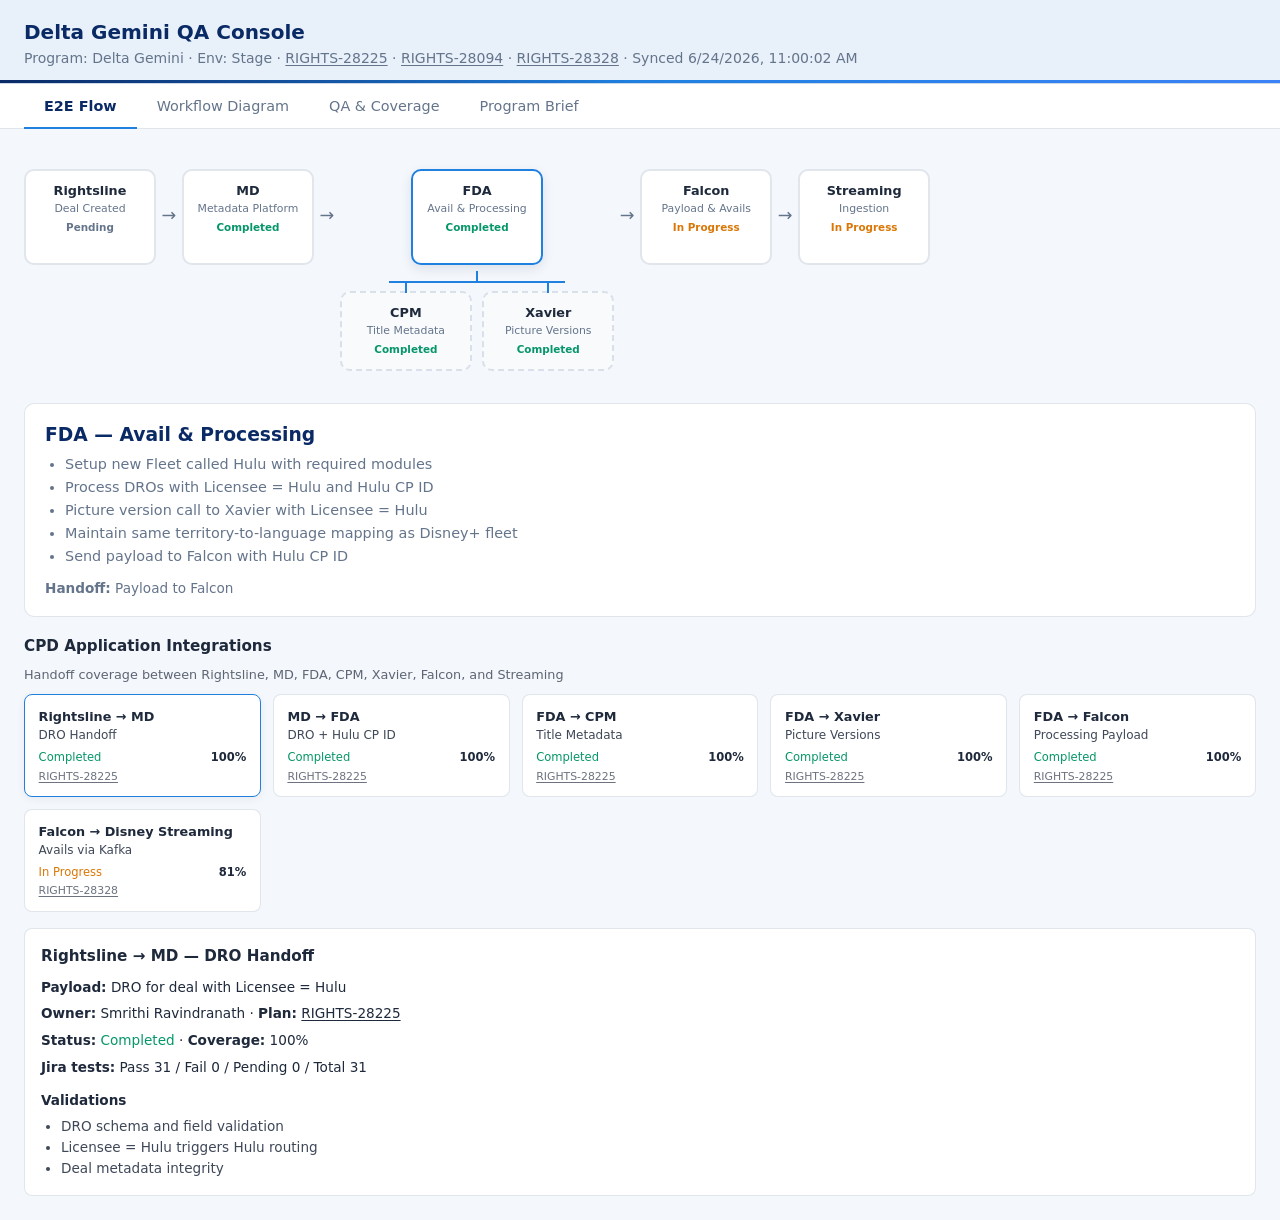
<file: index.html>
<!DOCTYPE html>
<html lang="en">
<head>
  <meta charset="UTF-8">
  <meta name="viewport" content="width=device-width, initial-scale=1.0">
  <title>Delta Gemini QA Console| Delta Gemini QA</title>
  <style>
    :root {
      --card: var(--disney-surface);
      --teal: var(--disney-blue-mid);
      --teal-light: var(--disney-blue-soft);
      --border: var(--disney-border);
    }
    * { box-sizing: border-box; margin: 0; padding: 0; }
    header { background: var(--surface); border-bottom: 1px solid var(--border); padding: 1rem 1.5rem; display: flex; justify-content: space-between; align-items: center; flex-wrap: wrap; gap: 0.75rem; }
    header h1 { font-size: 1.25rem; font-weight: 600; color: var(--disney-blue); }
    header span { color: var(--muted); font-size: 0.875rem; }
    .hub { font-size: 0.8rem; color: var(--accent); text-decoration: none; }
    .tabs { display: flex; gap: 0; background: var(--surface); border-bottom: 1px solid var(--border); padding: 0 1.5rem; }
    .tabs button { background: none; border: none; padding: 0.85rem 1.25rem; cursor: pointer; color: var(--muted); font-size: 0.9rem; border-bottom: 2px solid transparent; margin-bottom: -1px; font-family: inherit; }
    .tabs button.active { color: var(--disney-blue); border-bottom-color: var(--accent); font-weight: 600; }
    main { max-width: 1200px; margin: 0 auto; padding: 1.5rem; min-width: 0; }
    main:has(.wf-diagram-panel) { max-width: 1280px; }
    .wf-diagram-panel { min-width: 0; overflow: visible; }
    .panel { display: none; } .panel.active { display: block; }
    .flow-canvas { overflow-x: auto; padding: 1rem 0; }
    .flow-main-lane { display: flex; align-items: flex-start; gap: 0.35rem; min-width: min-content; }
    .flow-node, .flow-branch-node {
      width: 132px; min-width: 132px; max-width: 132px; min-height: 96px;
      background: var(--surface); border: 2px solid var(--border); border-radius: 10px;
      padding: 0.75rem 0.5rem; cursor: pointer; transition: box-shadow 0.15s; text-align: center;
    }
    .flow-branch-node { background: #f8fafc; border-style: dashed; min-height: 80px; position: relative; }
    .flow-node:hover, .flow-node.selected, .flow-branch-node:hover, .flow-branch-node.selected {
      box-shadow: 0 4px 12px rgba(10, 42, 102, 0.1); border-color: var(--accent);
    }
    .flow-node h3, .flow-branch-node h3 { font-size: 0.8rem; margin-bottom: 0.2rem; line-height: 1.2; }
    .flow-node p, .flow-branch-node p { font-size: 0.68rem; color: var(--muted); line-height: 1.3; }
    .flow-node .st, .flow-branch-node .st { font-size: 0.65rem; margin-top: 0.35rem; font-weight: 600; }
    .flow-arrow { align-self: flex-start; color: var(--muted); font-size: 1.1rem; flex-shrink: 0; margin-top: 2.25rem; }
    .flow-fda-cluster { display: flex; flex-direction: column; align-items: center; flex-shrink: 0; }
    .flow-branch-rail { width: 100%; padding-top: 0.35rem; }
    .flow-branch-connector {
      position: relative; height: 18px; width: 100%; margin-bottom: 0.15rem;
    }
    .flow-branch-connector::before {
      content: ""; position: absolute; top: 0; left: 50%; width: 2px; height: 10px;
      background: var(--accent); transform: translateX(-50%);
    }
    .flow-branch-connector::after {
      content: ""; position: absolute; top: 10px; left: 18%; right: 18%; height: 2px;
      background: var(--accent);
    }
    .flow-branches { display: flex; gap: 0.65rem; justify-content: center; }
    .flow-branch-node::before {
      content: ""; position: absolute; top: -10px; left: 50%; width: 2px; height: 10px;
      background: var(--accent); transform: translateX(-50%);
    }
    .detail-panel { background: var(--surface); border: 1px solid var(--border); border-radius: 10px; padding: 1.25rem; margin-top: 1rem; min-height: 120px; }
    .detail-panel h3 { margin-bottom: 0.5rem; color: var(--disney-blue); }
    .detail-panel ul { margin-left: 1.25rem; font-size: 0.9rem; line-height: 1.6; color: var(--muted); }
    .kpi-row { display: grid; grid-template-columns: repeat(auto-fit, minmax(140px, 1fr)); gap: 1rem; margin-bottom: 1.5rem; }
    .kpi { background: var(--surface); border: 1px solid var(--border); border-radius: 10px; padding: 1rem; text-align: center; }
    .kpi .val { font-size: 1.5rem; font-weight: 700; color: var(--disney-blue); }
    .kpi .lbl { font-size: 0.75rem; color: var(--muted); margin-top: 0.25rem; }
    .plan-cards { display: grid; grid-template-columns: repeat(auto-fit, minmax(280px, 1fr)); gap: 1rem; margin-bottom: 1.5rem; }
    .plan-card { background: var(--surface); border: 1px solid var(--border); border-radius: 10px; padding: 1.25rem; }
    .plan-card h3 { font-size: 1rem; margin-bottom: 0.25rem; }
    .plan-card .id { color: var(--accent); font-size: 0.85rem; font-weight: 600; }
    .matrix-wrap { overflow-x: auto; background: var(--surface); border: 1px solid var(--border); border-radius: 10px; }
    table.matrix { width: 100%; border-collapse: collapse; font-size: 0.8rem; }
    table.matrix th, table.matrix td { padding: 0.6rem 0.5rem; border: 1px solid var(--border); text-align: center; }
    table.matrix th { background: var(--accent-soft); font-weight: 600; color: var(--disney-blue); }
    table.matrix td:first-child { text-align: left; font-weight: 500; background: #f8fafc; }
    .ops-grid { display: grid; gap: 1rem; }
    .ops-card { background: var(--surface); border: 1px solid var(--border); border-radius: 10px; padding: 1.25rem; }
    .ops-card h3 { margin-bottom: 0.75rem; font-size: 1rem; color: var(--disney-blue); }
    .compare { width: 100%; border-collapse: collapse; font-size: 0.85rem; }
    .compare th, .compare td { padding: 0.5rem 0.75rem; border: 1px solid var(--border); text-align: left; }
    .risk-list li { margin-left: 1.25rem; margin-bottom: 0.35rem; font-size: 0.9rem; color: var(--muted); }
  </style>
  <link rel="stylesheet" href="shared/disney-theme.css">
  <link rel="stylesheet" href="shared/option-layout.css">
  <link rel="stylesheet" href="shared/integration.css">
  <link rel="stylesheet" href="shared/jira.css">
  <link rel="stylesheet" href="shared/workflow-diagram.css">
</head>
<body>
  <header class="disney-header">
    <div>
      <h1>Delta Gemini QA Console</h1>
      <span>Program: Delta Gemini · Env: Stage · <span id="jira-meta"></span></span>
    </div>
  </header>
  <nav class="tabs disney-tabs" id="tabs">
    <button class="active" data-tab="flow">E2E Flow</button>
    <button data-tab="diagram">Workflow Diagram</button>
    <button data-tab="qa">QA &amp; Coverage</button>
    <button data-tab="ops">Program Brief</button>
  </nav>
  <main id="app" class="disney-main">
    <section class="panel active" data-panel="flow">
      <div class="flow-canvas" id="flow-canvas"></div>
      <div class="detail-panel" id="flow-detail"><p style="color:var(--muted)">Select a flow node to view requirements.</p></div>
      <h3 class="cpd-section-title">CPD Application Integrations</h3>
      <p class="cpd-section-sub">Handoff coverage between Rightsline, MD, FDA, CPM, Xavier, Falcon, and Streaming</p>
      <div class="cpd-int-grid" id="flow-integrations"></div>
      <div class="cpd-int-detail" id="flow-int-detail"></div>
    </section>
    <section class="panel" data-panel="diagram">
      <div id="workflow-diagram" class="wf-diagram-panel"></div>
    </section>
    <section class="panel" data-panel="qa">
      <div id="exec-kpis"></div>
      <div class="kpi-row" id="kpis"></div>
      <div class="plan-cards" id="plans"></div>
      <h3 style="margin-bottom:0.75rem;font-size:0.95rem;">CPD Integration Coverage</h3>
      <div class="cpd-int-kpi-row" id="int-kpis"></div>
      <div class="matrix-wrap" style="margin-bottom:1.5rem"><div id="int-matrix"></div></div>
      <h3 style="margin-bottom:0.75rem;font-size:0.95rem;">Application Coverage — Step × QA Type</h3>
      <div class="matrix-wrap"><div id="app-matrix"></div></div>
    </section>
    <section class="panel" data-panel="ops">
      <div class="ops-grid" id="ops"></div>
    </section>
  </main>
  <script src="shared/data.js?v=20260624110002"></script>
  <script src="shared/utils.js?v=20260624110002"></script>
  <script src="shared/jira.js?v=20260624110002"></script>
  <script src="shared/metrics.js?v=20260624110002"></script>
  <script src="shared/matrix-store.js?v=20260624110002"></script>
  <script src="shared/integration.js?v=20260624110002"></script>
  <script src="shared/workflow-diagram.js?v=20260624110002"></script>
  <script>
    const mainSteps = ["rightsline", "md", "fda", "falcon", "streaming"];
    const branchSteps = ["cpm", "xavier"];

    function flowNodeLabel(step) {
      if (step.id === "streaming") return "Streaming";
      return step.name;
    }

    function renderFlowNode(id, isBranch) {
      const s = stepById(id);
      const st = GEMINI_DATA.statusLabels[s.status] || GEMINI_DATA.statusLabels.pending;
      const cls = isBranch ? "flow-branch-node" : "flow-node";
      const title = s.id === "streaming" ? ' title="Disney Streaming"' : "";
      return `<div class="${cls}" data-id="${s.id}"${title}>
        <h3>${escapeHtml(flowNodeLabel(s))}</h3>
        <p>${escapeHtml(s.short)}</p>
        <div class="st ${st.class}">${escapeHtml(statusLabel(s.status))}</div>
      </div>`;
    }

    function renderFlowArrow() {
      return '<span class="flow-arrow" aria-hidden="true">→</span>';
    }

    function renderFlow() {
      const lane = [];
      mainSteps.forEach((id, i) => {
        if (i > 0) lane.push(renderFlowArrow());
        if (id === "fda") {
          lane.push(`<div class="flow-fda-cluster">
            ${renderFlowNode("fda", false)}
            <div class="flow-branch-rail">
              <div class="flow-branch-connector" aria-hidden="true"></div>
              <div class="flow-branches">
                ${branchSteps.map((bid) => renderFlowNode(bid, true)).join("")}
              </div>
            </div>
          </div>`);
        } else {
          lane.push(renderFlowNode(id, false));
        }
      });
      document.getElementById("flow-canvas").innerHTML = `<div class="flow-main-lane">${lane.join("")}</div>`;
      document.querySelectorAll(".flow-node, .flow-branch-node").forEach((el) => {
        el.addEventListener("click", () => showDetail(el.dataset.id, el));
      });
    }

    function showDetail(id, el) {
      document.querySelectorAll(".flow-node, .flow-branch-node").forEach((n) => n.classList.remove("selected"));
      if (el) el.classList.add("selected");
      const s = stepById(id);
      document.getElementById("flow-detail").innerHTML = `
        <h3>${escapeHtml(s.name)} — ${escapeHtml(s.short)}</h3>
        <ul>${s.requirements.map((r) => `<li>${escapeHtml(r)}</li>`).join("")}</ul>
        <p style="margin-top:0.75rem;font-size:0.85rem;color:var(--muted)"><strong>Handoff:</strong> ${escapeHtml(s.handoff || "—")}</p>`;
    }

    function renderQA() {
      renderQAExecutionSummary("exec-kpis");
      renderQAMatrices("int-matrix", "app-matrix", "int-kpis");
      document.getElementById("kpis").innerHTML = `
        <div class="kpi"><div class="val">${overallCoverage()}%</div><div class="lbl">Overall Coverage</div></div>
        <div class="kpi"><div class="val">${GEMINI_DATA.testPlans.length}</div><div class="lbl">Active Test Plans</div></div>
        <div class="kpi"><div class="val">${GEMINI_DATA.env}</div><div class="lbl">Environment</div></div>`;
      document.getElementById("plans").innerHTML = GEMINI_DATA.testPlans.map((p) => `
        <div class="plan-card">
          <h3>${escapeHtml(p.name)}</h3>
          <div class="id">${jiraLink(p.id, p.id)}${p.jiraStatus ? ` <span class="jira-status-pill">${escapeHtml(p.jiraStatus)}</span>` : ""} · <span class="${statusClass(planBarStatus(p))}">${escapeHtml(statusLabel(planBarStatus(p)))}</span></div>
          ${renderPlanExecutionBar(p)}
          ${renderPlanExecutionStats(p)}
          <p style="font-size:0.8rem;color:var(--muted);margin-top:0.35rem">Coverage ${p.coverage}% · Total ${p.total} executions</p>
          <p style="font-size:0.8rem;margin-top:0.5rem">Steps: ${p.steps.map((id) => stepById(id).name).join(", ")} · Owner: ${escapeHtml(p.owner)}</p>
        </div>`).join("");
    }

    function renderIntegrations() {
      const grid = document.getElementById("flow-integrations");
      grid.innerHTML = renderIntegrationCards();
      bindIntegrationCards(grid, document.getElementById("flow-int-detail"));
    }

    function renderOps() {
      document.getElementById("ops").innerHTML = `
        <div class="ops-card"><h3>Gemini vs Disney+</h3>
          <table class="compare"><tr><th>Area</th><th>Disney+</th><th>Delta Gemini</th></tr>
          ${GEMINI_DATA.geminiVsDisney.map((r) => `<tr><td>${escapeHtml(r.area)}</td><td>${escapeHtml(r.disney)}</td><td class="gemini">${escapeHtml(r.gemini)}</td></tr>`).join("")}
          </table></div>
        <div class="ops-card"><h3>Top Risks / Dependencies</h3><ul class="risk-list">${GEMINI_DATA.risks.map((r) => `<li>${escapeHtml(r)}</li>`).join("")}</ul></div>
        <div class="ops-card"><h3>CPD Integration Handoffs</h3>
          ${renderIntegrationOpsList()}
        </div>
        <div class="ops-card"><h3>System Contacts</h3>
          ${GEMINI_DATA.contacts.map((c) => `<p style="font-size:0.9rem;margin-bottom:0.35rem"><strong>${escapeHtml(c.system)}:</strong> ${escapeHtml(c.owners)}</p>`).join("")}
        </div>`;
    }

    bootConsole(() => {
      initTabs(document.getElementById("app"));
      document.getElementById("tabs").querySelectorAll("button").forEach((btn) => {
        btn.addEventListener("click", () => {
          document.querySelectorAll("#tabs button").forEach((b) => b.classList.toggle("active", b === btn));
          document.querySelectorAll(".panel").forEach((p) => p.classList.toggle("active", p.dataset.panel === btn.dataset.tab));
        });
      });
      renderFlow(); renderIntegrations(); renderWorkflowDiagram("workflow-diagram"); renderQA(); renderOps();
      document.getElementById("jira-meta").innerHTML = [
        GEMINI_DATA.testPlans.map((p) => jiraLink(p.id, p.id)).join(" · "),
        `<span class="jira-sync-time">Synced ${escapeHtml(formatSyncTime())}</span>`,
      ].join(" · ");
      showDetail("fda", document.querySelector('[data-id="fda"]'));
    });
  </script>
</body>
</html>
</file>
<file: shared/disney-theme.css>
/* Disney enterprise theme — shared across all console options */
:root {
  --disney-blue: #0a2a66;
  --disney-blue-mid: #1f80e0;
  --disney-blue-light: #3b82f6;
  --disney-blue-soft: #e8f0fa;
  --disney-bg: #f4f7fb;
  --disney-surface: #ffffff;
  --disney-text: #1e293b;
  --disney-muted: #64748b;
  --disney-border: rgba(10, 42, 102, 0.12);
  --disney-red: #c0392b;
  --disney-red-soft: #fef2f2;
  --disney-completed: #059669;
  --disney-completed-bg: #d1fae5;
  --disney-progress: #d97706;
  --disney-progress-bg: #fef3c7;
  --disney-pending: #64748b;
  --disney-pending-bg: #f1f5f9;
  --cpd-border: var(--disney-border);
  --cpd-surface: var(--disney-surface);
  --cpd-accent: var(--disney-blue-mid);
  --cpd-new: var(--disney-red);
}

* { box-sizing: border-box; }

body {
  font-family: "Segoe UI", system-ui, -apple-system, sans-serif;
  background: var(--disney-bg);
  color: var(--disney-text);
  margin: 0;
}

.disney-header {
  background: rgba(232, 240, 250, 0.95);
  border-bottom: 1px solid var(--disney-border);
  padding: 1rem 1.5rem;
  position: relative;
}

.disney-header::after {
  content: "";
  display: block;
  height: 3px;
  background: linear-gradient(to right, var(--disney-blue), var(--disney-blue-mid), var(--disney-blue-light));
  position: absolute;
  left: 0;
  right: 0;
  bottom: 0;
}

.disney-header h1 {
  font-size: 1.25rem;
  font-weight: 600;
  color: var(--disney-blue);
  margin: 0.25rem 0;
}

.disney-header .sub,
.disney-header span {
  color: var(--disney-muted);
  font-size: 0.875rem;
}

.hub {
  font-size: 0.8rem;
  color: var(--disney-blue-mid);
  text-decoration: none;
  font-weight: 500;
}

.hub:hover { text-decoration: underline; }

.disney-tabs {
  display: flex;
  gap: 0;
  background: var(--disney-surface);
  border-bottom: 1px solid var(--disney-border);
  padding: 0 1.5rem;
}

.disney-tabs button {
  background: none;
  border: none;
  padding: 0.85rem 1.25rem;
  cursor: pointer;
  color: var(--disney-muted);
  font-size: 0.9rem;
  border-bottom: 2px solid transparent;
  margin-bottom: -1px;
  font-family: inherit;
}

.disney-tabs button.active {
  color: var(--disney-blue);
  border-bottom-color: var(--disney-blue-mid);
  font-weight: 600;
}

.disney-main {
  max-width: 1200px;
  margin: 0 auto;
  padding: 1.5rem;
}

.panel { display: none; }
.panel.active { display: block; }

.status-completed { color: var(--disney-completed); }
.status-progress { color: var(--disney-progress); }
.status-pending { color: var(--disney-pending); }
.status-risk { color: var(--disney-red); }

.cell-completed, .matrix-cell.completed { background: var(--disney-completed-bg); color: var(--disney-completed); }
.cell-progress, .matrix-cell.in-progress { background: var(--disney-progress-bg); color: var(--disney-progress); }
.cell-pending, .matrix-cell.pending { background: var(--disney-pending-bg); color: var(--disney-pending); }

.matrix-cell {
  cursor: pointer;
  user-select: none;
  font-size: 0.72rem;
  font-weight: 600;
  padding: 0.55rem 0.35rem;
  text-align: center;
  border: 1px solid var(--disney-border);
  transition: opacity 0.15s;
  min-width: 88px;
}

.matrix-cell:hover { opacity: 0.85; }

.matrix-note {
  font-size: 0.78rem;
  color: var(--disney-muted);
  margin: 0.5rem 0 1rem;
  line-height: 1.45;
}

.kpi-row, .cpd-int-kpi-row {
  display: grid;
  grid-template-columns: repeat(auto-fit, minmax(140px, 1fr));
  gap: 1rem;
  margin-bottom: 1.5rem;
}

.kpi, .cpd-int-kpi {
  background: var(--disney-surface);
  border: 1px solid var(--disney-border);
  border-radius: 10px;
  padding: 1rem;
  text-align: center;
}

.kpi .val, .cpd-int-kpi .v {
  font-size: 1.5rem;
  font-weight: 700;
  color: var(--disney-blue);
}

.kpi .lbl, .cpd-int-kpi .l {
  font-size: 0.75rem;
  color: var(--disney-muted);
  margin-top: 0.25rem;
}

.matrix-wrap {
  overflow-x: auto;
  background: var(--disney-surface);
  border: 1px solid var(--disney-border);
  border-radius: 10px;
}

table.matrix {
  width: 100%;
  border-collapse: collapse;
  font-size: 0.8rem;
}

table.matrix th,
table.matrix td {
  padding: 0.6rem 0.5rem;
  border: 1px solid var(--disney-border);
  text-align: center;
}

table.matrix th {
  background: var(--disney-blue-soft);
  font-weight: 600;
  color: var(--disney-blue);
}

table.matrix td:first-child {
  text-align: left;
  font-weight: 500;
  background: #f8fafc;
}

.section-title {
  font-size: 0.95rem;
  font-weight: 600;
  color: var(--disney-blue);
  margin: 1.25rem 0 0.75rem;
}

.jira-link { color: var(--disney-blue-mid); }

/* Hub page */
.disney-hub-header {
  background: var(--disney-blue);
  color: #fff;
  padding: 2rem 2rem 1.75rem;
  position: relative;
}

.disney-hub-header::after {
  content: "";
  display: block;
  height: 4px;
  background: linear-gradient(to right, var(--disney-blue), var(--disney-blue-mid), var(--disney-blue-light));
  position: absolute;
  left: 0;
  right: 0;
  bottom: 0;
}

.disney-hub-header h1 {
  font-size: 1.75rem;
  font-weight: 600;
  margin: 0 0 0.5rem;
  color: #fff;
}

.disney-hub-header .sub {
  color: rgba(255, 255, 255, 0.88);
  margin: 0;
  line-height: 1.5;
  max-width: 720px;
}

.disney-hub-body {
  max-width: 960px;
  margin: 0 auto;
  padding: 2rem;
}

.disney-hub-grid {
  display: grid;
  gap: 1rem;
}

.disney-hub-card {
  display: block;
  background: var(--disney-surface);
  border: 1px solid var(--disney-border);
  border-radius: 12px;
  padding: 1.25rem 1.5rem;
  text-decoration: none;
  color: inherit;
  transition: border-color 0.15s, transform 0.15s;
}

.disney-hub-card:hover {
  border-color: var(--disney-blue-mid);
  transform: translateY(-2px);
}

.disney-hub-card h2 {
  font-size: 1.1rem;
  margin-bottom: 0.35rem;
  color: var(--disney-blue);
}

.disney-hub-card p {
  color: var(--disney-muted);
  font-size: 0.9rem;
  line-height: 1.45;
}

.disney-hub-card .tag {
  display: inline-block;
  margin-top: 0.75rem;
  font-size: 0.75rem;
  padding: 0.2rem 0.55rem;
  border-radius: 999px;
  background: var(--disney-blue-soft);
  color: var(--disney-blue);
}

.disney-hub-footer {
  margin-top: 2.5rem;
  padding-top: 1rem;
  border-top: 1px solid var(--disney-border);
  color: var(--disney-muted);
  font-size: 0.85rem;
}
</file>
<file: shared/option-layout.css>
/* Shared layout tokens for all console options — maps to Disney theme */
:root {
  --bg: var(--disney-bg);
  --surface: var(--disney-surface);
  --text: var(--disney-text);
  --muted: var(--disney-muted);
  --accent: var(--disney-blue-mid);
  --accent-soft: var(--disney-blue-soft);
  --border: var(--disney-border);
  --completed: var(--disney-completed);
  --progress: var(--disney-progress);
  --pending: var(--disney-pending);
  --red: var(--disney-red);
  --red-light: var(--disney-red-soft);
  --cpd-border: var(--disney-border);
  --cpd-surface: var(--disney-surface);
  --cpd-accent: var(--disney-blue-mid);
  --cpd-new: var(--disney-red);
}

body {
  font-family: "Segoe UI", system-ui, -apple-system, sans-serif;
  background: var(--disney-bg);
  color: var(--disney-text);
}

.progress,
.plan-progress {
  height: 8px;
  background: var(--disney-pending-bg);
  border-radius: 4px;
  overflow: hidden;
  margin: 0.75rem 0;
}

.plan-row .plan-progress,
.plan-row .progress {
  margin: 0.5rem 0;
}

.plan-progress-fill,
.progress > div {
  height: 100%;
  border-radius: 4px;
  transition: width 0.2s ease;
}

.plan-progress.completed .plan-progress-fill,
.progress.completed > div {
  background: var(--disney-completed);
}

.plan-progress.in-progress .plan-progress-fill,
.progress.in-progress > div {
  background: var(--disney-progress);
}

.plan-progress.pending .plan-progress-fill,
.progress.pending > div {
  background: var(--disney-pending);
}

.donut {
  --donut-accent: var(--disney-pending);
}

.donut.completed { --donut-accent: var(--disney-completed); }
.donut.in-progress { --donut-accent: var(--disney-progress); }
.donut.pending { --donut-accent: var(--disney-pending); }

.plan-item-bar {
  margin-top: 0.5rem;
}

.plan-item-bar .plan-progress {
  margin: 0;
  height: 5px;
}

.coverage-cell-bar {
  min-width: 120px;
}

.coverage-cell-bar .plan-progress {
  margin: 0.35rem 0 0;
  height: 6px;
}

.plan-stat-bar {
  min-width: 160px;
}

.plan-stat-bar .plan-progress {
  margin: 0.35rem 0 0;
  height: 5px;
}

.compare th {
  background: var(--disney-blue-soft);
  color: var(--disney-blue);
}

.exec-summary {
  margin-bottom: 1.25rem;
}

.exec-summary-title {
  font-size: 0.95rem;
  color: var(--disney-blue);
  margin-bottom: 0.65rem;
}

.exec-kpi-row {
  margin-bottom: 0;
}

.exec-kpi.pass .val { color: var(--disney-completed); }
.exec-kpi.fail .val { color: var(--disney-red); }
.exec-kpi.blocked .val { color: var(--disney-progress); }

.exec-stats {
  display: flex;
  flex-wrap: wrap;
  gap: 0.65rem 1rem;
  margin-top: 0.5rem;
  font-size: 0.8rem;
}

.exec-stat.pass { color: var(--disney-completed); }
.exec-stat.fail { color: var(--disney-red); }
.exec-stat.blocked { color: var(--disney-progress); }

.exec-stat strong {
  font-weight: 700;
}

.exec-bar {
  display: flex;
  height: 8px;
  border-radius: 4px;
  overflow: hidden;
  background: var(--disney-pending-bg);
  margin: 0.5rem 0;
}

.exec-bar-pass { background: var(--disney-completed); }
.exec-bar-fail { background: var(--disney-red); }
.exec-bar-blocked { background: var(--disney-progress); }
.exec-bar-pending { background: var(--disney-pending-bg); }

.exec-col-pass { color: var(--disney-completed); font-weight: 600; }
.exec-col-fail { color: var(--disney-red); font-weight: 600; }
.exec-col-blocked { color: var(--disney-progress); font-weight: 600; }

#int-matrix,
#app-matrix {
  padding: 0.75rem;
  min-height: 4rem;
}

#int-matrix table.matrix,
#app-matrix table.matrix {
  display: table;
  width: 100%;
}
</file>
<file: shared/integration.css>
/* Shared CPD integration coverage components */
.cpd-section-title {
  font-size: 0.95rem;
  font-weight: 600;
  margin: 1.25rem 0 0.75rem;
}
.cpd-section-sub {
  font-size: 0.8rem;
  color: inherit;
  opacity: 0.7;
  margin-bottom: 0.75rem;
}
.cpd-int-grid {
  display: grid;
  grid-template-columns: repeat(auto-fill, minmax(220px, 1fr));
  gap: 0.75rem;
}
.cpd-int-card {
  border: 1px solid var(--cpd-border, #e2e8f0);
  border-radius: 8px;
  padding: 0.85rem;
  background: var(--cpd-surface, #fff);
  cursor: pointer;
  transition: box-shadow 0.15s, border-color 0.15s;
}
.cpd-int-card:hover,
.cpd-int-card-selected {
  border-color: var(--cpd-accent, #0d9488);
  box-shadow: 0 2px 8px rgba(0, 0, 0, 0.06);
}
.cpd-int-new {
  border-left: 3px solid var(--cpd-new, #dc2626);
}
.cpd-int-route {
  font-size: 0.8rem;
  font-weight: 600;
}
.cpd-int-label {
  font-size: 0.75rem;
  opacity: 0.85;
  margin: 0.25rem 0 0.5rem;
}
.cpd-int-badge {
  display: inline-block;
  font-size: 0.6rem;
  background: var(--cpd-new, #dc2626);
  color: #fff;
  padding: 0.1rem 0.35rem;
  border-radius: 3px;
  font-weight: 700;
  vertical-align: middle;
}
.cpd-int-meta {
  display: flex;
  justify-content: space-between;
  font-size: 0.72rem;
  margin-bottom: 0.35rem;
}
.cpd-int-cov {
  font-weight: 700;
}
.cpd-int-plan {
  font-size: 0.68rem;
  opacity: 0.65;
}
.cpd-int-detail {
  margin-top: 1rem;
  padding: 1rem;
  border: 1px solid var(--cpd-border, #e2e8f0);
  border-radius: 8px;
  background: var(--cpd-surface, #fff);
  font-size: 0.85rem;
  line-height: 1.55;
}
.cpd-int-detail h3 { margin-bottom: 0.5rem; font-size: 0.95rem; }
.cpd-int-detail h4 { margin: 0.75rem 0 0.35rem; font-size: 0.85rem; }
.cpd-int-detail ul { margin-left: 1.25rem; opacity: 0.85; }
.cpd-int-detail p { margin-bottom: 0.35rem; }
.cpd-int-strip {
  display: flex;
  flex-wrap: wrap;
  gap: 0.5rem;
  margin: 1rem 0;
}
.cpd-int-strip-item {
  flex: 1 1 140px;
  min-width: 130px;
  padding: 0.55rem 0.65rem;
  border: 1px solid var(--cpd-border, #e2e8f0);
  border-radius: 6px;
  font-size: 0.72rem;
  background: var(--cpd-surface, #fff);
  cursor: pointer;
}
.cpd-int-strip-item:hover { border-color: var(--cpd-accent, #0d9488); }
.cpd-int-strip-route { display: block; font-weight: 600; margin-bottom: 0.15rem; }
.cpd-int-strip-label { display: block; opacity: 0.75; margin-bottom: 0.25rem; }
.cpd-int-ops-row {
  padding: 0.65rem 0;
  border-bottom: 1px solid var(--cpd-border, #e2e8f0);
  font-size: 0.85rem;
}
.cpd-int-ops-row:last-child { border-bottom: none; }
.cpd-int-ops-sub { font-size: 0.75rem; opacity: 0.7; margin-top: 0.2rem; }
.cpd-int-kpi-row {
  display: grid;
  grid-template-columns: repeat(auto-fit, minmax(120px, 1fr));
  gap: 0.75rem;
  margin-bottom: 1rem;
}
.cpd-int-kpi {
  text-align: center;
  padding: 0.75rem;
  border: 1px solid var(--cpd-border, #e2e8f0);
  border-radius: 8px;
  background: var(--cpd-surface, #fff);
}
.cpd-int-kpi .v { font-size: 1.25rem; font-weight: 700; }
.cpd-int-kpi .l { font-size: 0.7rem; opacity: 0.7; margin-top: 0.2rem; }
.cell-completed { background: #d1fae5; color: #059669; }
.cell-progress { background: #fef3c7; color: #d97706; }
.cell-pending { background: #f1f5f9; color: #94a3b8; }
.cell-risk { background: #fee2e2; color: #dc2626; }
</file>
<file: shared/jira.css>
.jira-link {
  color: inherit;
  text-decoration: underline;
  text-underline-offset: 2px;
}
.jira-link:hover {
  opacity: 0.85;
}
.jira-meta {
  font-size: 0.75rem;
  opacity: 0.75;
  margin-top: 0.75rem;
}
.jira-meta a {
  color: inherit;
}
.jira-status-pill {
  display: inline-block;
  font-size: 0.68rem;
  padding: 0.1rem 0.45rem;
  border-radius: 999px;
  border: 1px solid currentColor;
  opacity: 0.85;
  margin-left: 0.35rem;
}
.jira-sync-time {
  color: var(--disney-muted, #64748b);
  font-size: 0.8em;
  white-space: nowrap;
}
</file>
<file: shared/workflow-diagram.css>
/* Executive Delta Gemini workflow diagram — leadership / business view */

.wf-exec {
  display: flex;
  flex-direction: column;
  gap: 1.5rem;
  width: 100%;
  max-width: 100%;
  min-width: 0;
}

.wf-diagram-panel {
  width: 100%;
  max-width: 100%;
  min-width: 0;
}

.wf-exec-hero {
  display: grid;
  grid-template-columns: minmax(0, 1.4fr) minmax(0, 1fr);
  gap: 1.25rem;
  padding: 1.5rem 1.75rem;
  border-radius: 14px;
  background: linear-gradient(135deg, var(--disney-blue) 0%, #123d8f 55%, var(--disney-blue-mid) 100%);
  color: #fff;
  box-shadow: 0 10px 28px rgba(10, 42, 102, 0.18);
  min-width: 0;
  overflow: visible;
}

.wf-exec-hero-copy {
  min-width: 0;
}

.wf-exec-eyebrow {
  font-size: 0.72rem;
  letter-spacing: 0.06em;
  text-transform: uppercase;
  opacity: 0.82;
  margin: 0 0 0.45rem;
}

.wf-exec-hero h2 {
  font-size: 1.35rem;
  line-height: 1.3;
  margin: 0 0 0.65rem;
  font-weight: 700;
  text-wrap: balance;
}

.wf-exec-lead {
  margin: 0;
  font-size: 0.92rem;
  line-height: 1.55;
  opacity: 0.92;
  max-width: 54ch;
}

.wf-exec-kpis {
  display: grid;
  grid-template-columns: repeat(2, minmax(130px, 1fr));
  gap: 0.65rem;
  align-items: stretch;
  color: var(--disney-text);
}

.wf-exec-kpi {
  background: #ffffff;
  border: none;
  border-radius: 12px;
  padding: 1rem 0.75rem;
  text-align: center;
  box-shadow: 0 4px 16px rgba(10, 42, 102, 0.15);
  min-width: 0;
  min-height: 96px;
  height: auto;
  display: flex;
  flex-direction: column;
  align-items: center;
  justify-content: center;
  gap: 0.4rem;
  color: var(--disney-text);
  overflow: visible;
  box-sizing: border-box;
}

.wf-exec-kpi-val {
  display: inline-block;
  font-size: 1.35rem;
  font-weight: 700;
  line-height: 1.45;
  color: #0a2a66;
  letter-spacing: 0;
  padding: 0.15rem 0;
  overflow: visible;
}

.wf-exec-kpi-readiness .wf-exec-kpi-val {
  font-size: 1rem;
  font-weight: 700;
  line-height: 1.4;
  padding: 0.4rem 0.9rem;
  border-radius: 999px;
  background: #f8fafc;
}

.wf-exec-kpi-lbl {
  display: block;
  margin-top: 0;
  font-size: 0.7rem;
  font-weight: 700;
  text-transform: uppercase;
  letter-spacing: 0.04em;
  color: #475569;
  line-height: 1.35;
}

.wf-exec-kpi-readiness.ready .wf-exec-kpi-val { color: #047857; background: #d1fae5; }
.wf-exec-kpi-readiness.progress .wf-exec-kpi-val { color: #92400e; background: #fef3c7; }
.wf-exec-kpi-readiness.early .wf-exec-kpi-val { color: #475569; background: #f1f5f9; }
.wf-exec-kpi-coverage .wf-exec-kpi-val { color: #0a2a66; background: transparent; padding: 0.15rem 0; }
.wf-exec-kpi-pass .wf-exec-kpi-val { color: #047857; background: transparent; padding: 0.15rem 0; }
.wf-exec-kpi-fail .wf-exec-kpi-val { color: #b91c1c; background: transparent; padding: 0.15rem 0; }

.wf-pipeline-board {
  background: var(--disney-surface);
  border: 1px solid var(--disney-border);
  border-radius: 14px;
  padding: 1.25rem 1.25rem 1rem;
  box-shadow: 0 4px 18px rgba(10, 42, 102, 0.06);
  width: 100%;
  max-width: 100%;
  min-width: 0;
  overflow: hidden;
  box-sizing: border-box;
}

.wf-pipeline-intro {
  margin: 0 0 1rem;
  font-size: 0.82rem;
  color: var(--disney-muted);
  line-height: 1.45;
}

.wf-pipeline-grid {
  display: grid;
  grid-template-columns: minmax(0, 1fr) 48px minmax(0, 1fr) 48px minmax(0, 1fr) 48px minmax(0, 1fr) 48px minmax(0, 1fr);
  grid-template-areas:
    "s1 c1 s2 c2 s3 c3 s4 c4 s5"
    ".  .  .  .  br .  .  .  .";
  column-gap: 0.35rem;
  row-gap: 0.75rem;
  width: 100%;
  align-items: stretch;
}

.wf-grid-cell {
  min-width: 0;
  display: flex;
}

.wf-grid-cell > .wf-stage-card {
  width: 100%;
}

.wf-grid-conn {
  align-self: center;
  justify-content: center;
  flex-direction: column;
  padding: 0 0.1rem;
}

.wf-conn-line {
  width: 100%;
  height: 2px;
  background: var(--disney-blue-mid);
  position: relative;
  border-radius: 2px;
  flex-shrink: 0;
}

.wf-conn-head {
  position: absolute;
  right: -1px;
  top: 50%;
  transform: translateY(-50%);
  width: 0;
  height: 0;
  border-top: 5px solid transparent;
  border-bottom: 5px solid transparent;
  border-left: 8px solid var(--disney-blue-mid);
}

.wf-conn-label {
  margin: 0.45rem 0 0;
  font-size: 0.62rem;
  line-height: 1.3;
  color: var(--disney-muted);
  text-align: center;
  word-break: break-word;
}

.wf-grid-branches {
  background: #f8fafc;
  border: 1px dashed var(--disney-border);
  border-radius: 10px;
  padding: 0.65rem 0.5rem 0.5rem;
  position: relative;
  min-width: 0;
}

.wf-grid-branches::before {
  content: "";
  position: absolute;
  top: -0.75rem;
  left: 50%;
  width: 2px;
  height: 0.75rem;
  background: var(--disney-blue-mid);
  transform: translateX(-50%);
}

.wf-stage-card {
  width: 100%;
  min-height: 196px;
  height: 100%;
  background: linear-gradient(180deg, #ffffff 0%, #f8fbff 100%);
  border: 1px solid var(--disney-border);
  border-radius: 12px;
  padding: 0.85rem 0.75rem;
  box-sizing: border-box;
  cursor: pointer;
  transition: box-shadow 0.15s ease, border-color 0.15s ease;
  display: flex;
  flex-direction: column;
}

.wf-stage-card:hover,
.wf-stage-card.is-focused {
  border-color: var(--disney-blue-mid);
  box-shadow: 0 6px 18px rgba(31, 128, 224, 0.12);
}

.wf-stage-card.is-delta {
  border-left: 4px solid var(--disney-red);
}

.wf-stage-card-head {
  display: flex;
  align-items: center;
  justify-content: space-between;
  gap: 0.35rem;
  margin-bottom: 0.55rem;
}

.wf-stage-badge {
  display: inline-flex;
  align-items: center;
  justify-content: center;
  width: 28px;
  height: 28px;
  border-radius: 50%;
  background: var(--disney-blue);
  color: #fff;
  font-size: 0.78rem;
  font-weight: 700;
}

.wf-stage-card.is-delta .wf-stage-badge {
  background: var(--disney-red);
}

.wf-delta-chip {
  font-size: 0.58rem;
  font-weight: 700;
  text-transform: uppercase;
  letter-spacing: 0.04em;
  color: var(--disney-red);
  background: var(--disney-red-soft);
  border-radius: 999px;
  padding: 0.18rem 0.45rem;
}

.wf-stage-card h3 {
  font-size: 0.92rem;
  color: var(--disney-blue);
  margin: 0 0 0.2rem;
  line-height: 1.2;
  word-break: break-word;
}

.wf-stage-role {
  font-size: 0.72rem;
  font-weight: 600;
  color: var(--disney-blue-mid);
  margin: 0 0 0.45rem;
  text-transform: uppercase;
  letter-spacing: 0.03em;
}

.wf-stage-outcome {
  font-size: 0.74rem;
  color: var(--disney-text);
  line-height: 1.4;
  margin: 0 0 0.45rem;
  flex: 1;
  display: -webkit-box;
  -webkit-line-clamp: 4;
  -webkit-box-orient: vertical;
  overflow: hidden;
}

.wf-stage-delta {
  font-size: 0.66rem;
  color: var(--disney-red);
  background: var(--disney-red-soft);
  border-radius: 6px;
  padding: 0.3rem 0.4rem;
  margin: 0 0 0.45rem;
  line-height: 1.3;
  display: -webkit-box;
  -webkit-line-clamp: 2;
  -webkit-box-orient: vertical;
  overflow: hidden;
}

.wf-stage-footer {
  display: flex;
  flex-wrap: wrap;
  justify-content: space-between;
  align-items: center;
  gap: 0.25rem;
  margin-top: auto;
  padding-top: 0.5rem;
  border-top: 1px dashed var(--disney-border);
}

.wf-qa-pill,
.wf-coverage-pill {
  font-size: 0.7rem;
  font-weight: 700;
  border-radius: 999px;
  padding: 0.25rem 0.5rem;
  white-space: nowrap;
  line-height: 1.2;
}

.wf-qa-pill.status-completed {
  background: var(--disney-completed-bg);
  color: #047857;
}

.wf-qa-pill.status-progress {
  background: var(--disney-progress-bg);
  color: #92400e;
}

.wf-qa-pill.status-pending {
  background: var(--disney-pending-bg);
  color: #475569;
}

.wf-qa-pill.status-risk {
  background: var(--disney-red-soft);
  color: #b91c1c;
}

.wf-coverage-pill {
  background: var(--disney-blue-soft);
  color: var(--disney-blue);
  font-weight: 600;
}

.wf-enrichment-title {
  margin: 0 0 0.5rem;
  text-align: center;
  font-size: 0.66rem;
  font-weight: 700;
  letter-spacing: 0.04em;
  text-transform: uppercase;
  color: var(--disney-muted);
}

.wf-enrichment-cards {
  display: grid;
  grid-template-columns: 1fr 1fr;
  gap: 0.5rem;
}

.wf-branch-card {
  min-height: 80px;
  background: #fff;
  border: 1px dashed var(--disney-border);
  border-radius: 8px;
  padding: 0.55rem 0.45rem;
  text-align: center;
  cursor: pointer;
  transition: border-color 0.15s ease, box-shadow 0.15s ease;
  box-sizing: border-box;
}

.wf-branch-card:hover,
.wf-branch-card.is-focused {
  border-color: var(--disney-blue-mid);
  box-shadow: 0 4px 14px rgba(31, 128, 224, 0.1);
}

.wf-branch-card.is-delta {
  border-style: solid;
  border-color: rgba(192, 57, 43, 0.35);
  background: var(--disney-red-soft);
}

.wf-branch-card h4 {
  margin: 0 0 0.25rem;
  font-size: 0.82rem;
  color: var(--disney-blue);
}

.wf-branch-card p {
  margin: 0;
  font-size: 0.68rem;
  color: var(--disney-muted);
  line-height: 1.35;
}

.wf-branch-delta {
  margin: 0.35rem 0 0 !important;
  font-size: 0.62rem !important;
  color: var(--disney-red) !important;
}

.wf-exec-grid {
  display: grid;
  grid-template-columns: minmax(0, 1.15fr) minmax(0, 0.85fr);
  gap: 1.25rem;
  min-width: 0;
}

.wf-panel {
  background: var(--disney-surface);
  border: 1px solid var(--disney-border);
  border-radius: 12px;
  padding: 1.15rem 1.25rem;
  min-width: 0;
  max-width: 100%;
  box-sizing: border-box;
}

.wf-panel h3 {
  margin: 0 0 0.35rem;
  font-size: 1rem;
  color: var(--disney-blue);
}

.wf-panel-sub {
  margin: 0 0 1rem;
  font-size: 0.8rem;
  color: var(--disney-muted);
  line-height: 1.45;
}

.wf-story {
  display: flex;
  flex-direction: column;
  gap: 0.75rem;
}

.wf-story-item {
  display: grid;
  grid-template-columns: 36px 1fr;
  gap: 0.75rem;
  padding: 0.75rem 0.85rem;
  border-radius: 10px;
  border: 1px solid transparent;
  background: #f8fafc;
  transition: border-color 0.15s ease, background 0.15s ease;
}

.wf-story-item.is-focused {
  border-color: var(--disney-blue-mid);
  background: var(--disney-blue-soft);
}

.wf-story-num {
  width: 36px;
  height: 36px;
  border-radius: 50%;
  background: var(--disney-blue);
  color: #fff;
  display: flex;
  align-items: center;
  justify-content: center;
  font-size: 0.82rem;
  font-weight: 700;
}

.wf-story-body h4 {
  margin: 0 0 0.25rem;
  font-size: 0.88rem;
  color: var(--disney-blue);
}

.wf-story-body p {
  margin: 0;
  font-size: 0.8rem;
  color: var(--disney-text);
  line-height: 1.45;
}

.wf-story-delta {
  margin-top: 0.35rem !important;
  font-size: 0.74rem !important;
  color: var(--disney-muted) !important;
}

.wf-story-delta strong {
  color: var(--disney-red);
}

.wf-side-panel {
  display: flex;
  flex-direction: column;
  gap: 1.25rem;
}

.wf-side-block h3 {
  margin-bottom: 0.35rem;
}

.wf-delta-table {
  width: 100%;
  border-collapse: collapse;
  font-size: 0.78rem;
}

.wf-delta-table th,
.wf-delta-table td {
  padding: 0.5rem 0.55rem;
  border: 1px solid var(--disney-border);
  text-align: left;
}

.wf-delta-table th {
  background: var(--disney-blue-soft);
  color: var(--disney-blue);
}

.wf-delta-highlight {
  color: var(--disney-red);
  font-weight: 600;
}

.wf-plan-chips {
  display: flex;
  flex-direction: column;
  gap: 0.75rem;
}

.wf-plan-chip {
  border: 1px solid var(--disney-border);
  border-radius: 10px;
  padding: 0.75rem 0.85rem;
  background: #f8fafc;
}

.wf-plan-chip-head {
  display: flex;
  justify-content: space-between;
  align-items: center;
  gap: 0.5rem;
  margin-bottom: 0.35rem;
  font-size: 0.82rem;
}

.wf-plan-chip p {
  margin: 0 0 0.45rem;
  font-size: 0.74rem;
  color: var(--disney-muted);
  line-height: 1.4;
}

.wf-plan-chip-stats {
  display: flex;
  flex-wrap: wrap;
  gap: 0.5rem 0.75rem;
  margin-top: 0.35rem;
  font-size: 0.72rem;
}

.wf-handoffs-panel {
  margin-bottom: 0.5rem;
  overflow-x: auto;
}

.wf-handoffs-exec {
  width: 100%;
  min-width: 720px;
  border-collapse: collapse;
  font-size: 0.8rem;
}

.wf-handoffs-exec th,
.wf-handoffs-exec td {
  padding: 0.6rem 0.7rem;
  border: 1px solid var(--disney-border);
  text-align: left;
  vertical-align: top;
}

.wf-handoffs-exec th {
  background: var(--disney-blue-soft);
  color: var(--disney-blue);
  font-weight: 600;
}

@media (max-width: 1100px) {
  .wf-exec-hero,
  .wf-exec-grid {
    grid-template-columns: 1fr;
  }

  .wf-exec-kpis {
    grid-template-columns: repeat(2, minmax(140px, 1fr));
  }

  .wf-pipeline-grid {
    display: flex;
    flex-direction: column;
    gap: 0.5rem;
  }

  .wf-grid-cell:nth-child(1) { order: 1; }
  .wf-grid-cell:nth-child(2) { order: 2; }
  .wf-grid-cell:nth-child(3) { order: 3; }
  .wf-grid-cell:nth-child(4) { order: 4; }
  .wf-grid-cell:nth-child(5) { order: 5; }
  .wf-grid-branches { order: 6; }
  .wf-grid-cell:nth-child(7) { order: 7; }
  .wf-grid-cell:nth-child(8) { order: 8; }
  .wf-grid-cell:nth-child(9) { order: 9; }
  .wf-grid-cell:nth-child(10) { order: 10; }

  .wf-grid-branches::before {
    display: none;
  }

  .wf-grid-conn .wf-conn-line {
    width: 2px;
    height: 18px;
    margin: 0 auto;
  }

  .wf-grid-conn .wf-conn-head {
    left: 50%;
    right: auto;
    top: auto;
    bottom: -1px;
    transform: translateX(-50%);
    border-left: 5px solid transparent;
    border-right: 5px solid transparent;
    border-top: 8px solid var(--disney-blue-mid);
    border-bottom: none;
  }
}

@media (max-width: 700px) {
  .wf-exec-kpis {
    grid-template-columns: repeat(2, minmax(0, 1fr));
  }

  .wf-exec-hero h2 {
    font-size: 1.15rem;
  }

  .wf-exec-kpi-val {
    font-size: 1.25rem;
  }
}

@media print {
  .wf-exec-hero {
    background: #fff;
    color: #000;
    border: 1px solid #ccc;
    box-shadow: none;
  }

  .wf-stage-card:hover,
  .wf-stage-card.is-focused {
    transform: none;
    box-shadow: none;
  }
}
</file>
